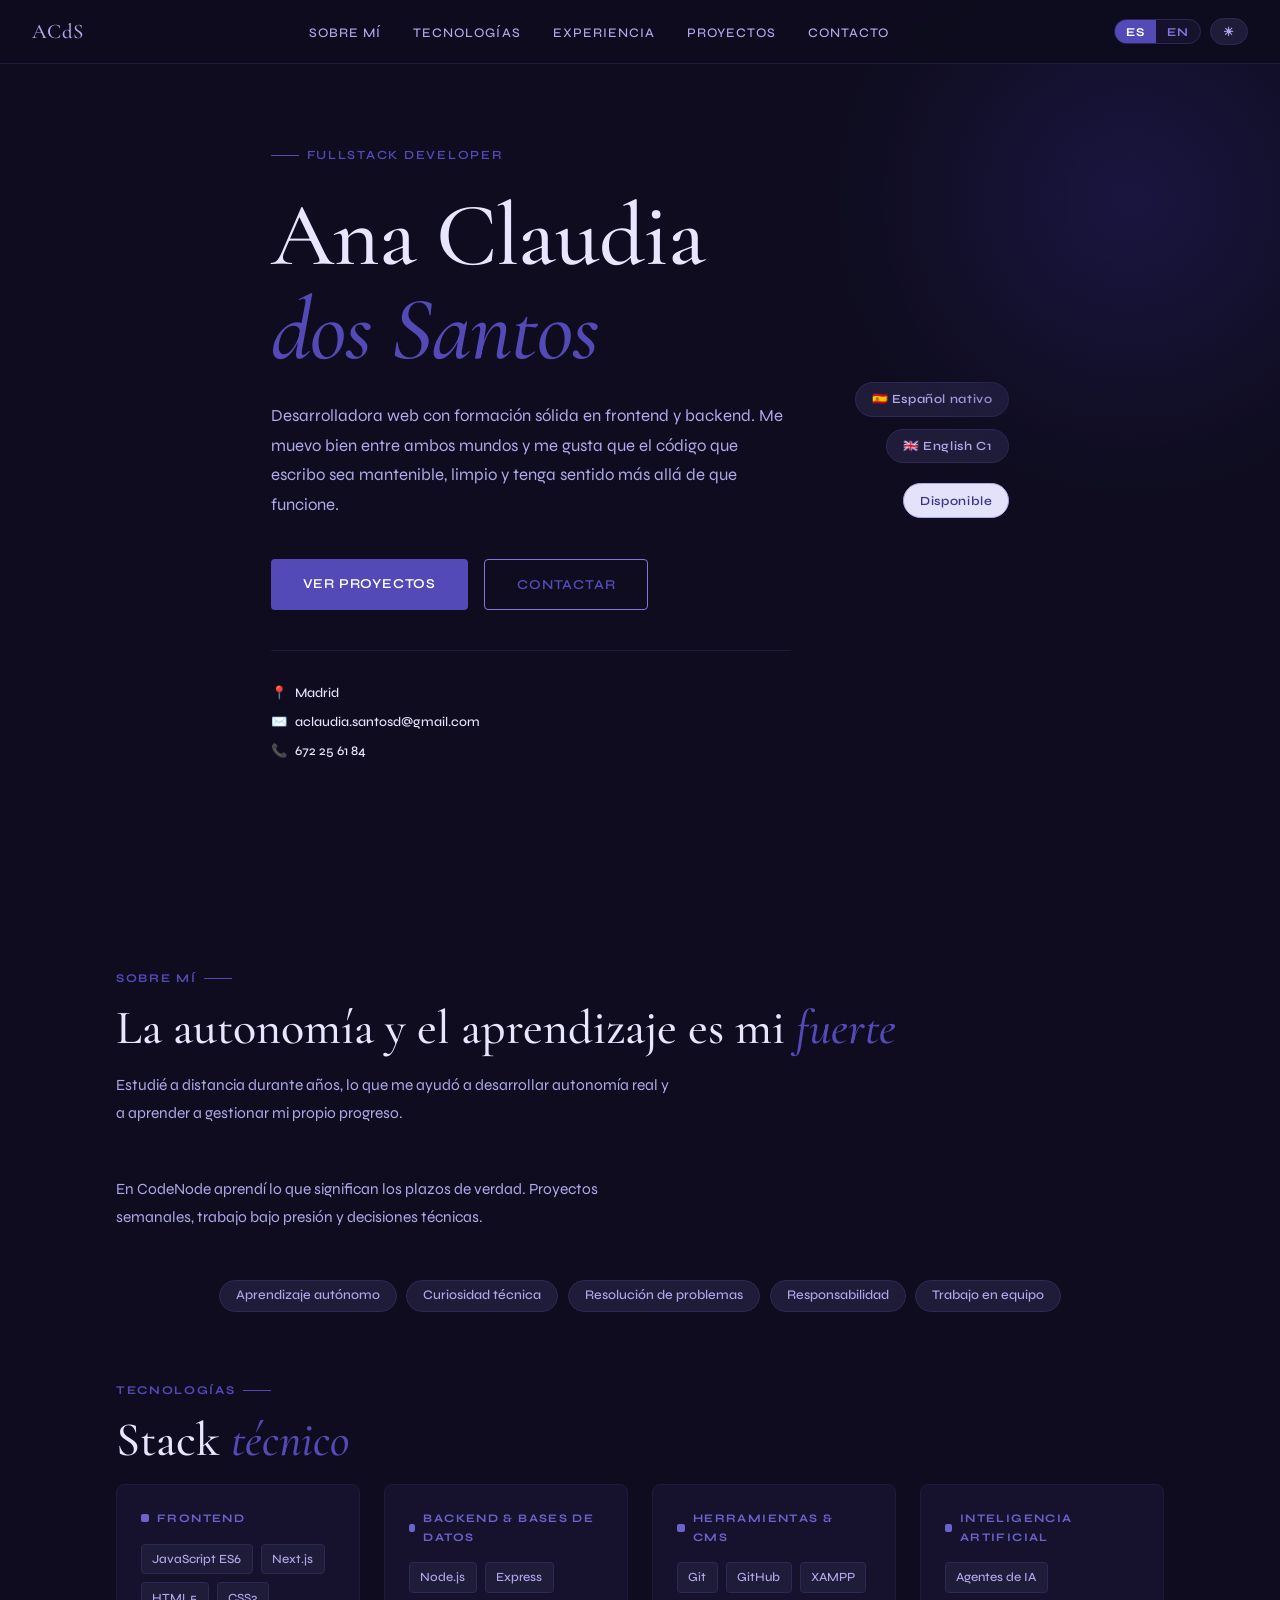
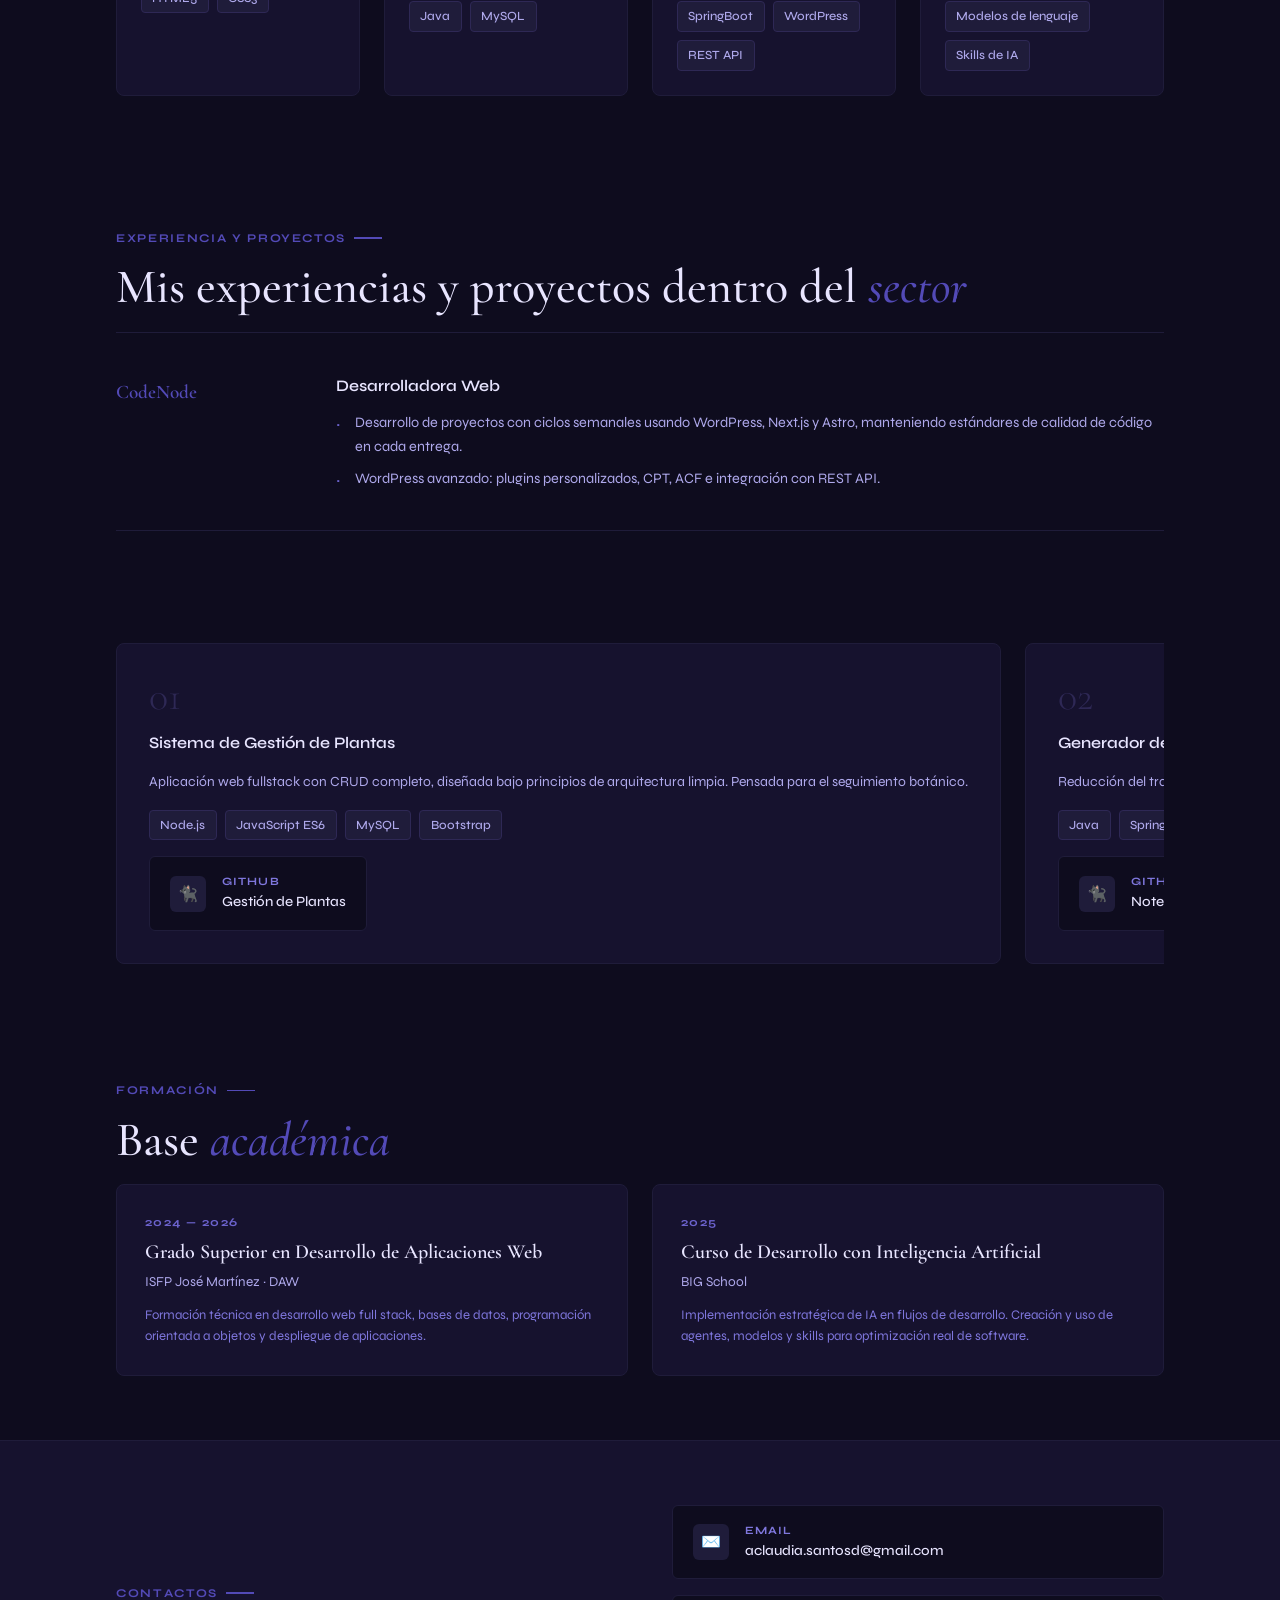
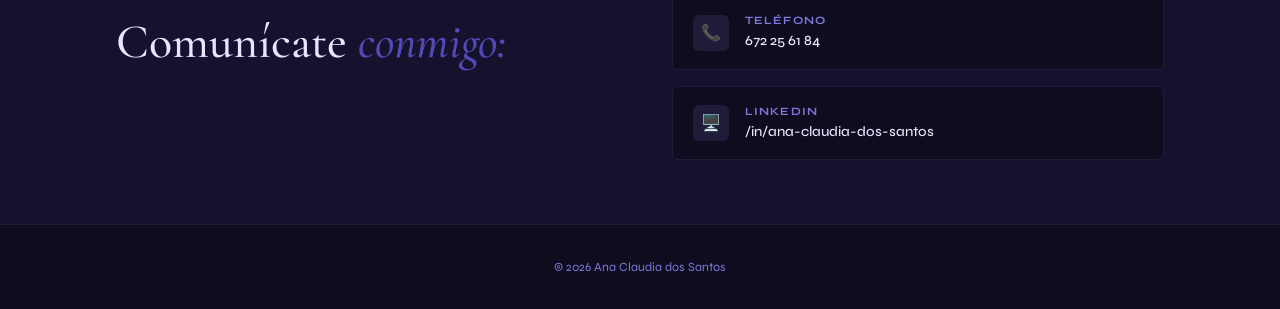
<file: index.html>
<!DOCTYPE html>
<html lang="es" data-theme="dark">
<head>
  <meta charset="UTF-8" />
  <meta name="viewport" content="width=device-width, initial-scale=1.0" />
  <title>Ana Claudia dos Santos — Fullstack Developer</title>
  <link rel="preconnect" href="https://fonts.googleapis.com" />
  <link rel="preconnect" href="https://fonts.gstatic.com" crossorigin />
  <link href="https://fonts.googleapis.com/css2?family=Cormorant+Garamond:ital,wght@0,300;0,500;0,600;1,300;1,500&family=Syne:wght@400;500;600;700&display=swap" rel="stylesheet" />
  <link rel="stylesheet" href="./styles.css" />
</head>
<body>

<!-- ── NAV ── -->
<nav>
  <a href="#hero" class="nav-logo">ACdS</a>
  <ul class="nav-links">
    <li><a href="#sobre"      data-i18n="nav.about">Sobre mí</a></li>
    <li><a href="#skills"     data-i18n="nav.skills">Tecnologías</a></li>
    <li><a href="#experiencia"data-i18n="nav.exp">Experiencia</a></li>
    <li><a href="#proyectos"  data-i18n="nav.projects">Proyectos</a></li>
    <li><a href="#contacto"   data-i18n="nav.contact">Contacto</a></li>
  </ul>
  <div class="nav-controls">
    <div class="lang-chip" role="group" aria-label="Idioma">
      <button class="lang-opt active" data-lang="es">ES</button>
      <button class="lang-opt"        data-lang="en">EN</button>
    </div>
    <button class="ctrl-btn" id="theme-toggle" aria-label="Cambiar tema">☀</button>
  </div>
</nav>

<!-- ── HERO ── -->
<section id="hero">
  <div class="hero-bg-circle"></div>
  <div class="container">
    <div class="hero-inner">
      <div>
        <div class="hero-eyebrow" data-i18n="hero.eyebrow">Fullstack Developer</div>
        <h1 class="hero-name">Ana Claudia<br><span>dos Santos</span></h1>
        <p class="hero-desc" data-i18n="hero.desc">
          Desarrolladora web con formación sólida en frontend y backend. Me muevo bien entre ambos mundos y me gusta que el código que escribo sea mantenible, limpio y tenga sentido más allá de que funcione.
        </p>
        <div class="hero-cta">
          <a href="#proyectos" class="btn-primary" data-i18n="hero.cta1">Ver proyectos</a>
          <a href="#contacto"  class="btn-outline"  data-i18n="hero.cta2">Contactar</a>
        </div>
        <div class="hero-meta">
          <div class="hero-meta-item">📍 <strong>Madrid</strong></div>
          <div class="hero-meta-item">✉️ <strong>aclaudia.santosd@gmail.com</strong></div>
          <div class="hero-meta-item">📞 <strong>672 25 61 84</strong></div>
        </div>
      </div>
      <div class="hero-badge-stack">
        <div class="lang-badge">🇪🇸 Español nativo</div>
        <div class="lang-badge">🇬🇧 English C1</div>
        <div class="lang-badge" style="margin-top:0.5rem; background:var(--p100); border-color:var(--p300); color:var(--p700);">
          <span data-i18n="hero.available">Disponible</span>
        </div>
      </div>
    </div>
  </div>
</section>

<!-- ── SOBRE MÍ ── -->
<section id="sobre">
  <div class="container">
    <div class="reveal">
      <div class="section-tag" data-i18n="about.tag">Sobre mí</div>
      <h2 class="section-title" data-i18n="about.title">La autonomía y el aprendizaje es mi <em>fuerte</em></h2>
      <p class="section-lead" data-i18n="about.p1">
        Estudié a distancia durante años, lo que me ayudó a desarrollar autonomía real y a aprender a gestionar mi propio progreso.
      </p>
      <p class="section-lead" data-i18n="about.p2">
        En CodeNode aprendí lo que significan los plazos de verdad. Proyectos semanales, bajo presión y decisiones técnicas. 
      </p>
      <div class="soft-skills">
        <div class="soft-pill" data-i18n="soft.1">Aprendizaje autónomo</div>
        <div class="soft-pill" data-i18n="soft.2">Curiosidad técnica</div>
        <div class="soft-pill" data-i18n="soft.3">Resolución de problemas</div>
        <div class="soft-pill" data-i18n="soft.4">Responsabilidad</div>
        <div class="soft-pill" data-i18n="soft.5">Trabajo en equipo</div>
      </div>
    </div>
  </div>
</section>

<!-- ── SKILLS ── -->
<section id="skills" style="padding-top: 0;">
  <div class="container">
    <div class="reveal">
      <div class="section-tag" data-i18n="skills.tag">Tecnologías</div>
      <h2 class="section-title" data-i18n="skills.title">Stack <em>técnico</em></h2>
    </div>
    <div class="skills-grid reveal">

      <div class="skill-category">
        <div class="skill-cat-label" data-i18n="skills.cat1">Frontend</div>
        <div class="tags">
          <span class="tag">JavaScript ES6</span>
          <span class="tag">Next.js</span>
          <span class="tag">HTML5</span>
          <span class="tag">CSS3</span>
        </div>
      </div>

      <div class="skill-category">
        <div class="skill-cat-label" data-i18n="skills.cat2">Backend & Bases de datos</div>
        <div class="tags">
          <span class="tag">Node.js</span>
          <span class="tag">Express</span>
          <span class="tag">Java</span>
          <span class="tag">MySQL</span>
        </div>
      </div>

      <div class="skill-category">
        <div class="skill-cat-label" data-i18n="skills.cat3">Herramientas & CMS</div>
        <div class="tags">
          <span class="tag">Git</span>
          <span class="tag">GitHub</span>
          <span class="tag">XAMPP</span>
          <span class="tag">SpringBoot</span>
          <span class="tag">WordPress</span>
          <span class="tag">REST API</span>
        </div>
      </div>

      <div class="skill-category">
        <div class="skill-cat-label" data-i18n="skills.cat4">Inteligencia Artificial</div>
        <div class="tags">
          <span class="tag">Agentes de IA</span>
          <span class="tag">Modelos de lenguaje</span>
          <span class="tag">Skills de IA</span>
        </div>
      </div>

    </div>
  </div>
</section>

<!-- ── EXPERIENCIA Y PROYECTOS ── ── -->
<section id="experiencia">
  <div class="container">
    <div class="reveal">
      <div class="section-tag" data-i18n="exp.tag">Experiencias y proyectos </div>
      <h2 class="section-title" data-i18n="exp.title">Mi experiencia y proyectos dentro del <em>sector</em></h2>
    </div>
    <div class="reveal">
      <div class="exp-item">
        <div class="exp-left">
          <div class="exp-company">CodeNode</div>
          <div style="margin-top:0.75rem;">
          </div>
        </div>
        <div>
          <div class="exp-role" data-i18n="exp.role">Desarrolladora Web</div>
          <ul class="exp-list">
            <li data-i18n="exp.li1">Desarrollo de proyectos con ciclos semanales usando WordPress, Next.js y Astro, manteniendo estándares de calidad de código en cada entrega.</li>
            <li data-i18n="exp.li3">WordPress avanzado: plugins personalizados, CPT, ACF e integración con REST API.</li>
          </ul>
        </div>
      </div>
    </div>
  </div>
</section>
<section id="proyectos">
  <div class="container">
    
    <div class="marquee-wrapper">
      <div class="marquee-track">
        <div class="project-card">
          <div class="project-num">01</div>
          <div class="project-title" data-i18n="proj1.title">Sistema de Gestión de Plantas</div>
          <p class="project-desc" data-i18n="proj1.desc">Aplicación web fullstack con CRUD completo, diseñada bajo principios de arquitectura limpia. Pensada para el seguimiento botánico.</p>
          <div class="tags">
            <span class="tag">Node.js</span>
            <span class="tag">JavaScript ES6</span>
            <span class="tag">MySQL</span>
            <span class="tag">Bootstrap</span>
          </div>
          <div class="tags">
            <a href="https://github.com/Claudia-dss/Gestion-Plantas" class="contact-link">
              <div class="contact-link-icon">🐈‍⬛</div>
              <div class="contact-link-text">
              <span class="contact-link-label">GitHub</span>
              <span class="contact-link-value">Gestión de Plantas</span>
              </div>
            </a>
          </div>
        </div>

    
        <div class="project-card">
          <div class="project-num">02</div>
          <div class="project-title" data-i18n="proj2.title">Generador de Notas para Podcast</div>
          <p class="project-desc" data-i18n="proj2.desc">Reducción del trabajo manual de gestión de contenido mediante una interfaz interactiva soportada por un CRUD completo.</p>
          <div class="tags">
            <span class="tag">Java</span>
            <span class="tag">Spring Boot</span>
            <span class="tag">Spring Data JPA</span>
            <span class="tag">MVC</span>
            <span class="tag">API REST</span>
            <span class="tag">MySQL</span>
          </div>
          <div class="tags">
            <a href="https://github.com/Claudia-dss/Generador-Notas-Podcast.git" class="contact-link">
              <div class="contact-link-icon">🐈‍⬛</div>
              <div class="contact-link-text">
              <span class="contact-link-label">GitHub</span>
              <span class="contact-link-value">Notes Generator</span>
              </div>
            </a>
          </div>
        </div>
<!--
        <div class="project-card">
          <div class="project-num">03</div>
          <div class="project-title" data-i18n="proj4.title">Acortador de URLs</div>
          <p class="project-desc" data-i18n="proj4.desc">Aplicación web fullstack que optimiza la redirección de enlaces mediante Route Handlers.</p>
          <div class="tags">
            <span class="tag">Next.js</span>
            <span class="tag">SQLite</span>
            <span class="tag">Tailwind</span>
          </div>
          <div class="tags">
            <a href="https://github.com/Claudia-dss/codeNode-Semana10.github.io" class="contact-link">
              <div class="contact-link-icon">🐈‍⬛</div>
              <div class="contact-link-text">
              <span class="contact-link-label">GitHub</span>
              <span class="contact-link-value">ShUrls</span>
              </div>
            </a>
          </div>
        </div>
     -->

        <div class="project-card" aria-hidden="true">
          <div class="project-num">01</div>
          <div class="project-title" data-i18n="proj1.title">Sistema de Gestión de Plantas</div>
          <p class="project-desc" data-i18n="proj1.desc">Aplicación web fullstack con CRUD completo, diseñada bajo principios de arquitectura limpia. Pensada para el seguimiento botánico.</p>
          <div class="tags">
            <span class="tag">Node.js</span>
            <span class="tag">JavaScript ES6</span>
            <span class="tag">MySQL</span>
            <span class="tag">Bootstrap</span>
          </div>
          <div class="tags">
            <a href="https://github.com/Claudia-dss/Gestion-Plantas" class="contact-link">
              <div class="contact-link-icon">🐈‍⬛</div>
              <div class="contact-link-text">
              <span class="contact-link-label">GitHub</span>
              <span class="contact-link-value">Gestión de Plantas</span>
              </div>
            </a>
          </div>
        </div>
    
        <div class="project-card" aria-hidden="true">
          <div class="project-num">02</div>
          <div class="project-title" data-i18n="proj2.title">Generador de Notas para Podcast</div>
          <p class="project-desc" data-i18n="proj2.desc">Reducción del trabajo manual de gestión de contenido mediante una interfaz interactiva soportada por un CRUD completo.</p>
          <div class="tags">
            <span class="tag">Java</span>
            <span class="tag">Spring Boot</span>
            <span class="tag">Spring Data JPA</span>
            <span class="tag">MVC</span>
            <span class="tag">API REST</span>
            <span class="tag">MySQL</span>
          </div>
          <div class="tags">
            <a href="https://github.com/Claudia-dss/Generador-Notas-Podcast.git" class="contact-link">
              <div class="contact-link-icon">🐈‍⬛</div>
              <div class="contact-link-text">
                <span class="contact-link-label">GitHub</span>
                <span class="contact-link-value">Notes Generator</span>
              </div>
            </a>
          </div>
        </div>
      </div>
    </div>
        
<!--
        <div class="project-card" aria-hidden="true">
          <div class="project-num">02</div>
          <div class="project-title" data-i18n="proj2.title">Bot para conseguir entradas</div>
          <p class="project-desc" data-i18n="proj2.desc">Diseño y desarrollo de bot funcional desde cero. Este bot espera en la cola virtual y consigue tus entradas. Desarrollado con Java y javaScript.</p>
          <div class="tags">
            <span class="tag">Java</span>
            <span class="tag">JavaScript</span>
            <span class="tag">Json</span>
            <span class="tag">SpringBoot</span>
          </div>
        </div>
        
        <div class="project-card" aria-hidden="true">
          <div class="project-num">03</div>
          <div class="project-title" data-i18n="proj3.title">Acortador de URLs</div>
          <p class="project-desc" data-i18n="proj3.desc">Aplicación web fullstack que optimiza la redirección de enlaces mediante Route Handlers.</p>
          <div class="tags">
            <span class="tag">Next.js</span>
            <span class="tag">SQLite</span>
            <span class="tag">Tailwind</span>
          </div>
        </div>
-->

  </div>
</section>

<!-- ── FORMACIÓN ── -->
<section id="formacion">
  <div class="container">
    <div class="reveal">
      <div class="section-tag" data-i18n="edu.tag">Formación</div>
      <h2 class="section-title" data-i18n="edu.title">Base <em>académica</em></h2>
    </div>
    <div class="edu-grid reveal">

      <div class="edu-card">
        <div class="edu-year">2024 — 2026</div>
        <div class="edu-degree" data-i18n="edu1.degree">Grado Superior en Desarrollo de Aplicaciones Web</div>
        <div class="edu-school">ISFP José Martínez · DAW</div>
        <p class="edu-note" data-i18n="edu1.note">Formación técnica en desarrollo web full stack, bases de datos, programación orientada a objetos y despliegue de aplicaciones.</p>
      </div>

      <div class="edu-card">
        <div class="edu-year">2025</div>
        <div class="edu-degree" data-i18n="edu2.degree">Curso de Desarrollo con Inteligencia Artificial</div>
        <div class="edu-school">BIG School</div>
        <p class="edu-note" data-i18n="edu2.note">Implementación estratégica de IA en flujos de desarrollo. Creación y uso de agentes, modelos y skills para optimización real de software.</p>
      </div>

    </div>
  </div>
</section>

<!-- ── CONTACTO ── -->
<section id="contacto">
  <div class="container">
    <div class="contact-inner">
      <div class="reveal">
        <div class="section-tag" data-i18n="contact.tag">Contactos</div>
        <h2 class="section-title" data-i18n="contact.title">Comunícate <em>conmigo</em></h2>
      </div>
      <div class="contact-links reveal">
        <a href="mailto:aclaudia.santosd@gmail.com" class="contact-link">
          <div class="contact-link-icon">✉️</div>
          <div class="contact-link-text">
            <span class="contact-link-label">Email</span>
            <span class="contact-link-value">aclaudia.santosd@gmail.com</span>
          </div>
        </a>
        <a href="tel:+34672256184" class="contact-link">
          <div class="contact-link-icon">📞</div>
          <div class="contact-link-text">
            <span class="contact-link-label" data-i18n="contact.phone">Teléfono</span>
            <span class="contact-link-value">672 25 61 84</span>
          </div>
        </a>
        <a href="www.linkedin.com/in/ana-claudia-dos-santos-423b73207" class="contact-link">
          <div class="contact-link-icon">🖥️</div>
          <div class="contact-link-text">
            <span class="contact-link-label">LinkedIn</span>
            <span class="contact-link-value">/in/ana-claudia-dos-santos</span>
          </div>
        </a>
      </div>
    </div>
  </div>
</section>

<footer>
  <p>© 2026 Ana Claudia dos Santos</p>
</footer>

<script src="./main.js"></script>
</body>
</html>
</file>
<file: styles.css>
:root {
  --p900: #1a1540;
  --p800: #26215C;
  --p700: #3C3489;
  --p600: #534AB7;
  --p500: #6B62CC;
  --p400: #7F77DD;
  --p300: #AFA9EC;
  --p200: #CECBF6;
  --p100: #E4E2FB;
  --p50:  #F2F1FD;

  --bg:         #F9F8FF;
  --bg-card:    #FFFFFF;
  --bg-nav:     rgba(249,248,255,0.88);
  --text:       #1a1540;
  --text-muted: #534AB7;
  --text-soft:  #7F77DD;
  --border:     #CECBF6;
  --border-soft:#E4E2FB;
  --accent:     #534AB7;
  --tag-bg:     #EEEDFE;
  --tag-text:   #3C3489;
  --hero-line:  #AFA9EC;
}

[data-theme="dark"] {
  --bg:         #0e0c1e;
  --bg-card:    #16122e;
  --bg-nav:     rgba(14,12,30,0.92);
  --text:       #e8e5ff;
  --text-muted: #AFA9EC;
  --text-soft:  #7F77DD;
  --border:     #2e2855;
  --border-soft:#1f1c3a;
  --accent:     #7F77DD;
  --tag-bg:     #1f1c3a;
  --tag-text:   #AFA9EC;
  --hero-line:  #3C3489;
}

*, *::before, *::after { box-sizing: border-box; margin: 0; padding: 0; }

html { scroll-behavior: smooth; }

body {
  font-family: 'Syne', sans-serif;
  background: var(--bg);
  color: var(--text);
  line-height: 1.6;
  transition: background 0.35s, color 0.35s;
}

/* ── NAV ── */
nav {
  position: fixed;
  top: 0; left: 0; right: 0;
  z-index: 100;
  background: var(--bg-nav);
  backdrop-filter: blur(12px);
  border-bottom: 1px solid var(--border-soft);
  padding: 0 2rem;
  height: 64px;
  display: flex;
  align-items: center;
  justify-content: space-between;
  transition: background 0.35s;
}
.nav-logo {
  font-family: 'Cormorant Garamond', serif;
  font-size: 1.3rem;
  font-weight: 500;
  color: var(--p700);
  letter-spacing: 0.02em;
  text-decoration: none;
}

[data-theme="dark"] .nav-logo { 
  color: var(--p300); 
}

.nav-links {
  display: flex;
  align-items: center;
  gap: 2rem;
  list-style: none;
}
.nav-links a {
  font-size: 0.82rem;
  font-weight: 500;
  letter-spacing: 0.08em;
  text-transform: uppercase;
  color: var(--text-muted);
  text-decoration: none;
  transition: color 0.2s;
}
.nav-links a:hover { color: var(--accent); }

.nav-controls {
  display: flex;
  align-items: center;
  gap: 0.6rem;
}
.ctrl-btn {
  background: var(--tag-bg);
  border: 1px solid var(--border);
  color: var(--tag-text);
  font-family: 'Syne', sans-serif;
  font-size: 0.78rem;
  font-weight: 600;
  letter-spacing: 0.06em;
  padding: 0.3rem 0.75rem;
  border-radius: 99px;
  cursor: pointer;
  transition: background 0.2s, color 0.2s;
}
.ctrl-btn:hover { background: var(--p600); color: #fff; border-color: var(--p600); }

/* ── LAYOUT ── */
section { padding: 4rem 0; }
.container { max-width: 1080px; margin: 0 auto; padding: 0 1rem; }

#proyectos {
  padding: 3rem 0;
}

/* ── HERO ── */
#hero {
  min-height: 100vh;
  display: flex;
  align-items: center;
  padding-top: 64px;
  position: relative;
  overflow: hidden;
}
.hero-bg-circle {
  position: absolute;
  width: 600px; height: 600px;
  border-radius: 50%;
  background: radial-gradient(circle, var(--p100) 0%, transparent 70%);
  top: -100px; right: -150px;
  pointer-events: none;
  opacity: 0.6;
}
[data-theme="dark"] .hero-bg-circle {
  background: radial-gradient(circle, var(--p900) 0%, transparent 70%);
  opacity: 1;
}
.hero-inner {
  display: grid;
  grid-template-columns: 1fr auto;
  gap: 4rem;
  align-items: center;
  width: 100%;
}
.hero-eyebrow {
  display: inline-flex;
  align-items: center;
  gap: 0.5rem;
  font-size: 0.78rem;
  font-weight: 600;
  letter-spacing: 0.14em;
  text-transform: uppercase;
  color: var(--p600);
  margin-bottom: 1.5rem;
}
.hero-eyebrow::before {
  content: '';
  display: block;
  width: 28px; height: 1.5px;
  background: var(--p600);
}
h1.hero-name {
  font-family: 'Cormorant Garamond', serif;
  font-size: clamp(3.2rem, 7vw, 6rem);
  font-weight: 500;
  line-height: 1.05;
  letter-spacing: -0.01em;
  color: var(--text);
  margin-bottom: 1.5rem;
}
h1.hero-name span { color: var(--p600); font-style: italic; }

.hero-desc {
  font-size: 1.05rem;
  color: var(--text-muted);
  max-width: 520px;
  line-height: 1.75;
  margin-bottom: 2.5rem;
  font-weight: 400;
}
.hero-cta {
  display: flex;
  gap: 1rem;
  flex-wrap: wrap;
}
.btn-primary {
  background: var(--p600);
  color: #fff;
  border: none;
  padding: 0.85rem 2rem;
  border-radius: 4px;
  font-family: 'Syne', sans-serif;
  font-size: 0.85rem;
  font-weight: 600;
  letter-spacing: 0.06em;
  text-transform: uppercase;
  text-decoration: none;
  cursor: pointer;
  transition: background 0.2s, transform 0.15s;
}
.btn-primary:hover { background: var(--p700); transform: translateY(-1px); }

.btn-outline {
  background: transparent;
  color: var(--p600);
  border: 1.5px solid var(--p400);
  padding: 0.85rem 2rem;
  border-radius: 4px;
  font-family: 'Syne', sans-serif;
  font-size: 0.85rem;
  font-weight: 600;
  letter-spacing: 0.06em;
  text-transform: uppercase;
  text-decoration: none;
  cursor: pointer;
  transition: border-color 0.2s, color 0.2s, transform 0.15s;
}
.btn-outline:hover { border-color: var(--p600); color: var(--p700); transform: translateY(-1px); }

.hero-meta {
  display: flex;
  flex-direction: column;
  gap: 0.5rem;
  margin-top: 2.5rem;
  padding-top: 2rem;
  border-top: 1px solid var(--border-soft);
}
.hero-meta-item {
  font-size: 0.82rem;
  color: var(--text-soft);
  display: flex;
  align-items: center;
  gap: 0.5rem;
}
.hero-meta-item strong { color: var(--text); font-weight: 500; }

.hero-badge-stack {
  display: flex;
  flex-direction: column;
  gap: 0.75rem;
  align-items: flex-end;
}
.lang-badge {
  background: var(--tag-bg);
  border: 1px solid var(--border);
  border-radius: 99px;
  padding: 0.4rem 1rem;
  font-size: 0.78rem;
  font-weight: 600;
  letter-spacing: 0.05em;
  color: var(--tag-text);
}

/* ── SECTION HEADERS ── */
.section-tag {
  display: inline-flex;
  align-items: center;
  gap: 0.5rem;
  font-size: 0.74rem;
  font-weight: 700;
  letter-spacing: 0.14em;
  text-transform: uppercase;
  color: var(--p600);
  margin-bottom: 0.8rem;
}
.section-tag::after {
  content: '';
  display: block;
  width: 28px; height: 1.5px;
  background: var(--p600);
}
h2.section-title {
  font-family: 'Cormorant Garamond', serif;
  font-size: clamp(2rem, 4vw, 3rem);
  font-weight: 500;
  line-height: 1.15;
  color: var(--text);
  margin-bottom: 1rem;
}
h2.section-title em { color: var(--p600); font-style: italic; }

.section-lead {
  color: var(--text-muted);
  max-width: 560px;
  line-height: 1.8;
  margin-bottom: 3rem;
  font-size: 0.97rem;
}

/* ── DIVIDER ── */
.divider {
  width: 100%;
  height: 1px;
  background: var(--border-soft);
}

/* ── TECH TAGS ── */
.skills-grid {
  display: grid;
  grid-template-columns: repeat(auto-fit, minmax(240px, 1fr));
  gap: 1.5rem;
}
.skill-category {
  background: var(--bg-card);
  border: 1px solid var(--border-soft);
  border-radius: 8px;
  padding: 1.5rem;
  transition: border-color 0.2s, transform 0.2s;
}
.skill-category:hover { border-color: var(--p400); transform: translateY(-2px); }

.skill-cat-label {
  font-size: 0.72rem;
  font-weight: 700;
  letter-spacing: 0.12em;
  text-transform: uppercase;
  color: var(--p500);
  margin-bottom: 1rem;
  display: flex;
  align-items: center;
  gap: 0.5rem;
}
.skill-cat-label::before {
  content: '';
  display: inline-block;
  width: 8px; height: 8px;
  border-radius: 2px;
  background: var(--p500);
}
.tags {
  display: flex;
  flex-wrap: wrap;
  gap: 0.5rem;
}
.tag {
  background: var(--tag-bg);
  color: var(--tag-text);
  border: 1px solid var(--border);
  border-radius: 4px;
  padding: 0.28rem 0.65rem;
  font-size: 0.78rem;
  font-weight: 500;
  transition: background 0.15s;
}
.tag:hover { background: var(--p200); }
[data-theme="dark"] .tag:hover { background: var(--p800); }

/* ── SOFT SKILLS ── */
.soft-skills {
  display: flex;
  flex-wrap: wrap;
  gap: 0.6rem;
  justify-content: center;
  margin-top: 1.5rem;
}

.soft-pill:hover { border-color: var(--p400); transform: translateY(-2px); }

.soft-pill {
  background: var(--tag-bg);
  color: var(--tag-text);
  border: 1px solid var(--border);
  border-radius: 99px;
  padding: 0.3rem 1rem;
  font-size: 0.82rem;
  font-weight: 500;
}

/* ── EXPERIENCE ── */
.exp-item {
  display: grid;
  grid-template-columns: 180px 1fr;
  gap: 2.5rem;
  padding: 2.5rem 0;
  border-bottom: 1px solid var(--border-soft);
}
.exp-item:first-child { border-top: 1px solid var(--border-soft); }

.exp-left { padding-top: 0.25rem; }

.exp-company {
  font-family: 'Cormorant Garamond', serif;
  font-size: 1.2rem;
  font-weight: 600;
  color: var(--p600);
  margin-bottom: 0.3rem;
}
.exp-period {
  font-size: 0.78rem;
  color: var(--text-soft);
  letter-spacing: 0.04em;
}
.exp-role {
  font-size: 1rem;
  font-weight: 600;
  color: var(--text);
  margin-bottom: 0.8rem;
}
.exp-list {
  list-style: none;
  display: flex;
  flex-direction: column;
  gap: 0.5rem;
}
.exp-list li {
  font-size: 0.9rem;
  color: var(--text-muted);
  line-height: 1.65;
  padding-left: 1.2rem;
  position: relative;
}
.exp-list li::before {
  content: '·';
  position: absolute;
  left: 0;
  color: var(--p500);
  font-size: 1.2rem;
  line-height: 1.4;
}

/* ── PROJECTS ── */
.projects-grid {
  display: grid;
  grid-template-columns: repeat(auto-fit, minmax(280px, 1fr));
  gap: 1.5rem;
}
.project-card {
  background: var(--bg-card);
  border: 1px solid var(--border-soft);
  border-radius: 8px;
  padding: 2rem;
  display: flex;
  flex-direction: column;
  gap: 1rem;
  transition: border-color 0.2s, transform 0.2s;
  position: relative;
  overflow: hidden;
}
.project-card::before {
  content: '';
  position: absolute;
  top: 0; left: 0; right: 0;
  height: 3px;
  background: linear-gradient(90deg, var(--p600), var(--p400));
  opacity: 0;
  transition: opacity 0.2s;
}
.project-card:hover { border-color: var(--p400); transform: translateY(-3px); }
.project-card:hover::before { opacity: 1; }

.project-num {
  font-family: 'Cormorant Garamond', serif;
  font-size: 2.5rem;
  font-weight: 300;
  color: var(--border);
  line-height: 1;
  transition: color 0.2s;
}
.project-card:hover .project-num { color: var(--p200); }

.project-title {
  font-size: 1rem;
  font-weight: 600;
  color: var(--text);
  line-height: 1.35;
}
.project-desc {
  font-size: 0.87rem;
  color: var(--text-muted);
  line-height: 1.7;
  flex: 1;
}

/* ── EDUCATION ── */
.edu-grid {
  display: grid;
  grid-template-columns: repeat(auto-fit, minmax(300px, 1fr));
  gap: 1.5rem;
}
.edu-card {
  background: var(--bg-card);
  border: 1px solid var(--border-soft);
  border-radius: 8px;
  padding: 1.75rem;
  transition: border-color 0.2s;
}
.edu-card:hover { border-color: var(--p400); }

.edu-year {
  font-size: 0.74rem;
  font-weight: 700;
  letter-spacing: 0.12em;
  color: var(--p500);
  text-transform: uppercase;
  margin-bottom: 0.5rem;
}
.edu-degree {
  font-family: 'Cormorant Garamond', serif;
  font-size: 1.25rem;
  font-weight: 600;
  color: var(--text);
  line-height: 1.25;
  margin-bottom: 0.4rem;
}
.edu-school {
  font-size: 0.85rem;
  color: var(--text-muted);
  margin-bottom: 0.75rem;
}
.edu-note {
  font-size: 0.82rem;
  color: var(--text-soft);
  line-height: 1.6;
}

/* ── CONTACT ── */
#contacto { background: var(--bg-card); border-top: 1px solid var(--border-soft); border-bottom: 1px solid var(--border-soft); }

.contact-inner {
  display: grid;
  grid-template-columns: 1fr 1fr;
  gap: 4rem;
  align-items: center;
}
.contact-links {
  display: flex;
  flex-direction: column;
  gap: 1rem;
}
.contact-link {
  display: flex;
  align-items: center;
  gap: 1rem;
  padding: 1rem 1.25rem;
  background: var(--bg);
  border: 1px solid var(--border-soft);
  border-radius: 6px;
  text-decoration: none;
  color: var(--text);
  font-size: 0.9rem;
  transition: border-color 0.2s, transform 0.15s;
}
.contact-link:hover { border-color: var(--p400); transform: translateX(4px); }

.contact-link-icon {
  width: 36px; height: 36px;
  background: var(--tag-bg);
  border-radius: 6px;
  display: flex;
  align-items: center;
  justify-content: center;
  font-size: 1rem;
  flex-shrink: 0;
}
.contact-link-text {
  display: flex;
  flex-direction: column;
}
.contact-link-label {
  font-size: 0.7rem;
  font-weight: 700;
  letter-spacing: 0.1em;
  text-transform: uppercase;
  color: var(--text-soft);
}
.contact-link-value {
  font-size: 0.88rem;
  font-weight: 500;
  color: var(--text);
}

/* ── FOOTER ── */
footer {
  padding: 2rem;
  text-align: center;
  font-size: 0.78rem;
  color: var(--text-soft);
}

/* ── LANG SWITCHER ── */
.lang-chip {
  display: inline-flex;
  border: 1.5px solid var(--border);
  border-radius: 99px;
  overflow: hidden;
  background: var(--bg-card);
}
.lang-opt {
  padding: 0.28rem 0.7rem;
  font-size: 0.75rem;
  font-weight: 700;
  letter-spacing: 0.06em;
  color: var(--text-soft);
  cursor: pointer;
  border: none;
  background: none;
  font-family: 'Syne', sans-serif;
  transition: background 0.2s, color 0.2s;
}
.lang-opt.active {
  background: var(--p600);
  color: #fff;
}

/* ── SCROLL REVEAL ── */
.reveal {
  opacity: 0;
  transform: translateY(22px);
  transition: opacity 0.6s ease, transform 0.6s ease;
}
.reveal.visible {
  opacity: 1;
  transform: translateY(0);
}

/* ── RESPONSIVE ── */
@media (max-width: 768px) {
  .hero-inner        { grid-template-columns: 1fr; }
  .hero-badge-stack  { display: none; }
  .exp-item          { grid-template-columns: 1fr; gap: 0.75rem; }
  .contact-inner     { grid-template-columns: 1fr; gap: 2rem; }
  nav .nav-links     { display: none; }
  h1.hero-name       { font-size: 2.8rem; }
  .soft-skills       { gap: 0.5rem; }
}

/* ── MARQUEE ── */
.marquee-wrapper {
  overflow: hidden;
}

.marquee-track {
  display: flex;
  gap: 1.5rem;
  width: max-content;
  animation: marquee-ltr 30s linear infinite;
}

@keyframes marquee-ltr {
  from { transform: translateX(0%); }
  to   { transform: translateX(-50%);  }
}

.marquee-wrapper:hover .marquee-track {
  animation-play-state: paused;
}
</file>
